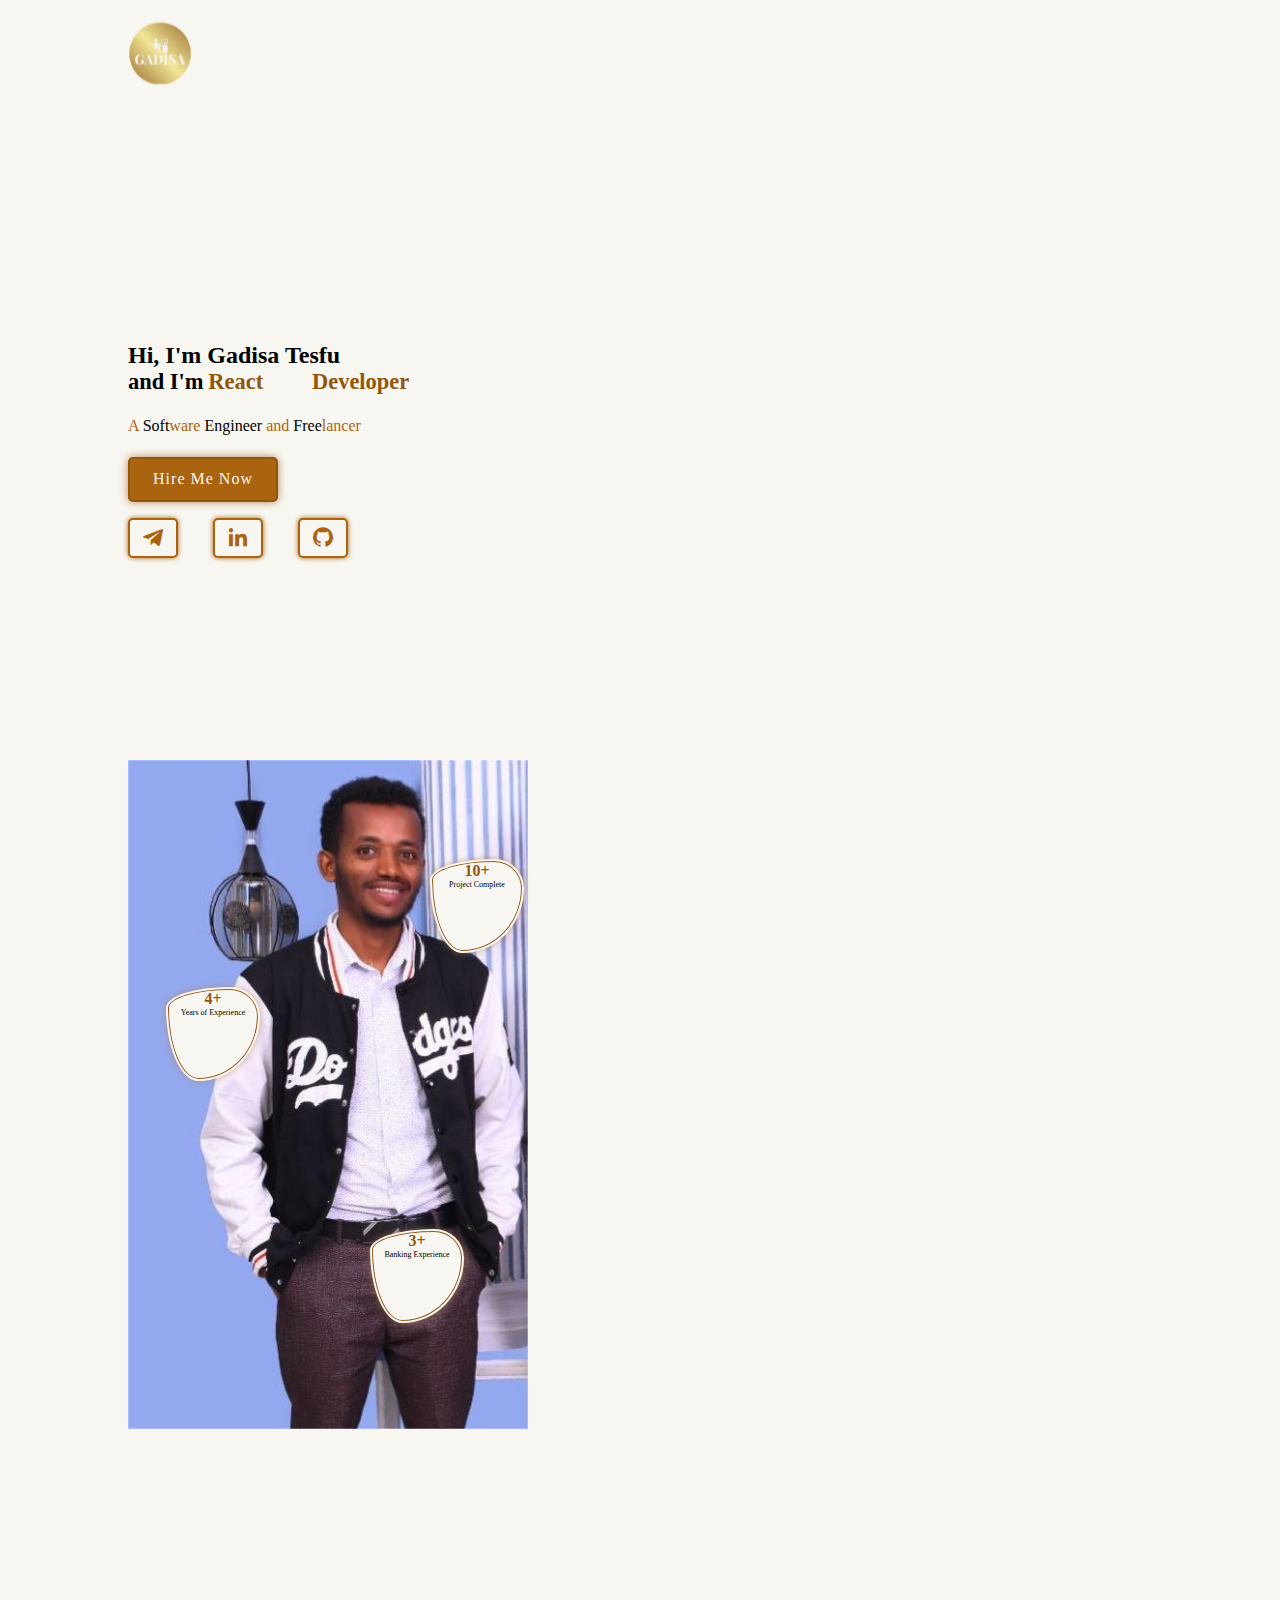
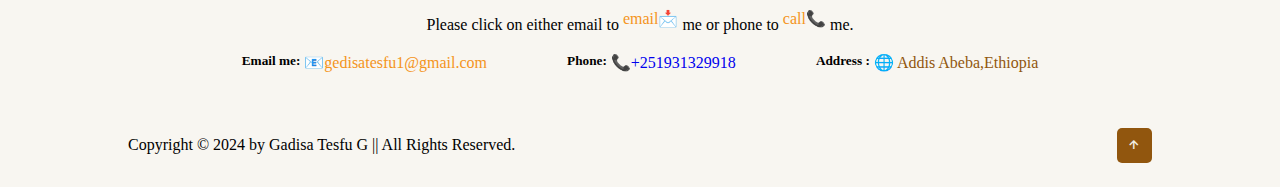
<file: index.html>
<!DOCTYPE html>
<html lang="en">
<head>
    <meta charset="UTF-8">
    <meta name="viewport" content="width=device-width, initial-scale=1.0">
    <meta name="description" content="Gadisa Tesfu's portfolio showcasing web development skills, projects, and achievements.">
    <meta name="keywords" content="Gadisa Tesfu, Gadisa, Ethiopia, ethiopian, freelancer, developer, web developer, full stack developer, React developer, Django, Laravel, projects, skills">

    <title>Gadisa Tesfu</title>
    <link rel="stylesheet" href="style.css">
    <link href='https://unpkg.com/boxicons@2.1.4/css/boxicons.min.css' rel='stylesheet'>
    <link rel="icon" href="img/gad.jpg" type="image/x-icon">
</head>
<body>
    <!-- header of the portfolio -->
     <header>
        <div class="logo"> <span><img src="img/graylogo.png" width="65px" alt="logo"></span></div>
        <ul class="navlist">
            <li><a href="#home" style="--i:1;">Home</a></li>
            <li><a href="#about" style="--i:2;">About</a></li>
            <li><a href="#services" style="--i:3;">Services</a></li>
            <li><a href="#skills" style="--i:4;">Skills</a></li>
            <li><a href="#portfolio" style="--i:5;">Portfolio</a></li>
        </ul>
        <div id="menu-icon" class=""></div>
     </header>

     <!-- home section -->

     <section id="home" class="home">
        <div class="home-content scroll-scale">
            <h1>Hi, I'm Gadisa Tesfu</h1>
            <div class="change-text">
                <h3>and I'm</h3>
                <h3>
                    <span class="word">Full&nbsp;Stack&nbsp;Developer</span>
                    <span class="word"> React&nbsp;Developer</span>
                    <span class="word"> Front&nbsp;End&nbsp;Developer</span>
                    <span class="word">Back&nbsp;End&nbsp;Developer</span>
                    <span class="word">Web&nbsp; Developer</span>
                </h3>
            </div>
            <br>
            <p><span style="color: #aa640f;">A</span> Soft<span style="color: #aa640f;">ware</span> Engineer <span style="color: #aa640f;">and</span>  Free<span style="color: #aa640f;">lancer</span> </p>
          <br>

             <div class="btn-box">
                <a href="#" class="btn"> Hire Me Now</a>
                <!-- <a href="#" class="btn"> Hire Me Now</a> -->
             </div>
             <div class="social-icons">
                <a href="https://t.me/gadisa_t" target="_blank"><i class='bx bxl-telegram' ></i></a>
                <a href="#" target="_blank"><i class='bx bxl-linkedin' ></i></a>
                <a href="https://github.com/GadisaTesfu/About-Me" target="_blank"><i class='bx bxl-github' ></i></a>
             </div>
        </div>
        <div class="home-image scroll-scale">
          
        </div>
     </section>

     <!-- about me section -->

     <section id="about" class="about">
        <div class="img-about">
            <img src="img/shortg.jpg" alt="About Me">
            <div class="info-about1">
                <span id="experience"></span><span>+</span>
                <p>Years of Experience</p>
            </div>
            <div class="info-about2">
                <span>10+</span>
                <p>Project Complete</p>
            </div>
            <div class="info-about3">
                <span id="banking"></span><span>+</span>
                <p>Banking Experience</p>
            </div>
        </div>

        <div class="about-content scroll-scale">
            <span>Let me introduce myself</span>
            <h2>About ME</h2>
            <h3></h3>
            <p> I am a dedicated and passionate web developer with a strong foundation in computer science, having graduated from Haramaya University with great distiction. With hands-on experience in various programming languages and frameworks  <a href="#skills">[ <i style="color: #aa640f;;">refer under skill</i> ]</a>, I have developed a diverse skill set that allows me to build dynamic, responsive, and user-friendly web applications. My expertise extends beyond just coding; I am proficient in customizing existing software solutions to meet specific client needs, ensuring that the final product is not only functional but also optimized for performance.Currently, I am working as a Software Engineer at Siinqee Bank S.C. under the IT Innovation and Project Management System. In this role, I am actively involved in developing and testing software solutions that enhance the bank's technological capabilities. My responsibilities include writing clean, maintainable, and efficient code, as well as customizing and deploying software to meet the specific needs of the banking sector.
                My passion for web development is fueled by my curiosity and eagerness to stay updated with the latest industry trends and technologies. <strong>Thank You For Reading!</strong> </p>
        <div class="btn-box">
            <a href="#about" class="btn"> Read More</a>
        </div>
        </div>

     </section>

     <!-- services section -->
 
     <section id="services" class="services">
        <div class="main-text scroll-scale">
            <span>What I Offer</span>
            <h2>Solutions</h2>
        </div>

        <div class="section-services scroll-scale">
            <div class="service-box">
                <i class='bx bx-desktop service-icon'></i>
                <h3>Web Develop</h3>
                <p>I provide comprehensive web development services tailored to meet the unique needs of your business.I’m committed to delivering web solutions that not only meet your immediate needs but also lay the foundation for long-term success.</p>
                <div class="btn-box service-btn">
                   <a href="#services" class="btn">Read More</a>
                </div>
            </div>
            <div class="service-box">
                <i class='bx bxs-devices service-icon' ></i>
                <h3>App Develop</h3>
                <p>I specialize in developing high-quality applications that are tailored to meet the needs of your business and users. Whether you need a mobile app for iOS or Android, or a desktop application, I provide end-to-end solutions to bring your ideas to life.</p>
                <div class="btn-box service-btn">
                   <a href="#services" class="btn">Read More</a>
                </div>
            </div>
        </div>

     </section>

     <!-- skill section -->

     <section id ="skills" class="skills">
     <div class="main-text scroll-scale">
        <span>Technical and Professional</span>
        <h2>My Skills</h2>
     </div>


     <div class="skill-main">
        <div class="skill-left scroll-scale">
            <h3>Technical/Hard Skill</h3>
              
            <div class="skill-bar">
                <div class="info">
                    <p>WordPress</p>
                    <p>90%</p>
                </div>
                <div class="bar">
                    <span class="django"></span>
                </div>
            </div> 
            <div class="skill-bar">
                <div class="info">
                    <p>HTML</p>
                    <p>95%</p>
                </div>
                <div class="bar">
                    <span class="html"></span>
                </div>
            </div>  
            <div class="skill-bar">
                <div class="info">
                    <p>Figma</p>
                    <p>82%</p>
                </div>
                <div class="bar">
                    <span class="figma"></span>
                </div>
            </div>

            <div class="skill-bar">
                <div class="info">
                    <p>React</p>
                    <p>85%</p>
                </div>
                <div class="bar">
                    <span class="react"></span>
                </div>
            </div>

            <div class="skill-bar">
                <div class="info">
                    <p>Django</p>
                    <p>90%</p>
                </div>
                <div class="bar">
                    <span class="django"></span>
                </div>
            </div>

            <div class="skill-bar">
                <div class="info">
                    <p>Laravel</p>
                    <p>80%</p>
                </div>
                <div class="bar">
                    <span class="laravel"></span>
                </div>
            </div>
            <div class="skill-bar">
                <div class="info">
                    <p>JavaScript</p>
                    <p>90%</p>
                </div>
                <div class="bar">
                    <span class="javascript"></span>
                </div>
            </div>
            <div class="skill-bar">
                <div class="info">
                    <p>Python</p>
                    <p>85%</p>
                </div>
                <div class="bar">
                    <span class="python"></span>
                </div>
            </div>
            
            <div class="skill-bar">
                <div class="info">
                    <p>PHP</p>
                    <p>85%</p>
                </div>
                <div class="bar">
                    <span class="php"></span>
                </div>
            </div>
             
            <div class="skill-bar">
                <div class="info">
                    <p>Flutter</p>
                    <p>80%</p>
                </div>
                <div class="bar">
                    <span class="flutter"></span>
                </div>
            </div>
        <div class="skill-bar">
                <div class="info">
                    <p>CSS3 and Bootsrap</p>
                    <p>90%</p>
                </div>
                <div class="bar">
                    <span class="css"></span>
                </div>
            </div>
            
            
               
        </div>
        <div class="skill-right scroll-scale">
            <h3>Professional/Soft Skill</h3>
            <div class="professional">
                <div class="box">
                    <div class="circle" data-dots="80" data-percent="100"></div>
                    <div class="text">
                        <big>100%</big>
                        <small>Team Work</small>
                    </div>
                </div>
                <div class="box">
                    <div class="circle" data-dots="80" data-percent="90"></div>

                    <div class="text">
                        <big>90%</big>
                        <small>Problem-Solving</small>
                    </div>
                </div>
                <div class="box">
                    <div class="circle" data-dots="80" data-percent="93"></div>
                    <div class="text">
                        <big>93%</big>
                        <small>Communication</small>
                    </div>
                </div>
                <div class="box">
                    <div class="circle" data-dots="80" data-percent="85"></div>
                    <div class="text">
                        <big>85%</big>
                        <small>Project Management</small>
                    </div>
                </div>
                <div class="box">
                    <div class="circle" data-dots="80" data-percent="95"></div>
                    <div class="text">
                        <big>95%</big>
                        <small>Time Management</small>
                    </div>
                </div>
                <div class="box">
                    <div class="circle" data-dots="80" data-percent="100"></div>
                    <div class="text">
                        <big>100%</big>
                        <small>Adaptability</small>
                    </div>
                </div>
                    
            </div>
        </div>
     </div>

     </section>

     <!-- portfolio section -->
      <section id="portfolio" class="portfolio">
        
        <div class="main-text scroll-scale">
            <span>Some of My Work</span>
            <h2>Latest Project</h2>
        </div>
        <div class="container">
            <div class="filter-buttons scroll-scale">
                <button class="button" data-filter="all">All</button>
                <button class="button" data-filter=".django">Django</button>
                <button class="button" data-filter=".laravel">Laravel</button>
                <button class="button" data-filter=".react">React</button>
            </div>

            <div class="portfolio-gallery scroll-scale">
                <div class="port-box mix laravel">
                    <div class="port-image">
                        <img src="img/is/login.png" alt="">
                    </div>
                    <div class="port-content">
                        <h3>Issue Tracking</h3>
                        <p>An ITS is a software application that helps organizations manage and track reported issues in their products throughout their lifecycle. It enables teams to capture, prioritize, assign, track progress, and resolve issues efficiently.</p>
                        
                    </div>
                </div>
                <div class="port-box mix laravel">
                    <div class="port-image">
                        <img src="img/is/hrm.png" alt="">
                    </div>
                    <div class="port-content">
                        <h3>Human Resource Management</h3>
                        <p>A HRMS is a software application that helps organizations manage all aspects of their workforce, from recruitment to retirement.</p>
                        
                    </div>
                </div>
                <div class="port-box mix django">
                    <div class="port-image">
                        <img src="img/is/hospital.png" alt="">
                    </div>
                    <div class="port-content">
                        <h3>Inpatient Management System</h3>
                        <p>Health Management System is which is used to manage the over all or daily activity in the hospital.The proposed system will help the end user as the patient is
                            registered , get assigned own doctor, get necessary service and the keep the patient
                            history secured</p>
                 
                    </div>
                </div>
                <div class="port-box mix django">
                    <div class="port-image">
                        <img src="img/is/gate.png" alt="">
                    </div>
                    <div class="port-content">
                        <h3>Gate Controlling System</h3>
                        <p>A Gate Controlling System is an automated or semi-automated solution designed to manage and control access through a physical gate.The EBC-GCS will help the EBC to keep the safety and security of the property of internship-students, employees and guests</p>
                       
                    </div>
                </div>
                <div class="port-box mix react">
                    <div class="port-image">
                        <img src="img/is/empl.png" alt="">
                    </div>
                    <div class="port-content">
                        <h3>Employee Management System</h3>
                        <p>An Employee Management System (EMS) is a software solution designed to streamline and manage various aspects of employee administration within an organization</p>
                    </div>
                </div>
                <div class="port-box mix react">
                    <div class="port-image">
                        <img src="img/is/kids.jpg" alt="">
                    </div>
                    <div class="port-content">
                        <h3>Kids Clothes E-Shopping</h3>
                        <p>Kids Clothes E-Shopping refers to the online retail process specifically for purchasing clothing designed for children.</p>
                      
                    </div>
                </div>
                <div class="port-box mix react">
                    <div class="port-image">
                        <img src="img/is/pharm.png" alt="">
                    </div>
                    <div class="port-content">
                        <h3>Phramacy Management System</h3>
                        <p>A Pharmacy Management System (PMS) is a software application designed to manage the day-to-day operations of a pharmacy. It helps streamline processes, improve accuracy, and enhance overall efficiency</p>
                       
                    </div>
                </div>
                <div class="port-box mix react">
                    <div class="port-image">
                        <img src="img/is/perfo.png" alt="">
                    </div>
                    <div class="port-content">
                        <h3>Performance Evaluation System</h3>
                        <p>The Performance and Scorecard System is a streamlined tool for evaluating employee performance and aligning individual goals with organizational objectives. It tracks key performance metrics, provides real-time feedback, and generates scorecards with weighted averages to give a clear overview of employee contributions</p>
                       
                    </div>
                </div>
            </div>
        </div>
        <br/>
        <br/>
        <br/>
        <div class="scroll-scale">
            <span style="font-size: larger; text-align: center; align-items: center; margin-left: 50%;">Some of My Certificate</span>
            <h2 style="margin-left: 20%;">Certificates</h2>
         </div>   
        <div class="container">
            <div class="portfolio-gallery scroll-scale">
                <div class="port-box">
                    <div class="port-image">
                        <img src="img/is/pyth.png" alt="">
                    </div>
                    <div class="port-content">
                        <h3>Python</h3>
                        <p>Programming for Everybody (Getting Started with Python).</p>
                        <a href="https://coursera.org/share/9f82f8b05ee961324b3c964c52892a79" target="_blank"> <i class="bx bx-link-external"></i></a>

                        
                    </div>
                </div>
                <div class="port-box">
                    <div class="port-image">
                        <img src="img/is/web.png" alt="">
                    </div>
                    <div class="port-content">
                        <h3>HTML,CSS and Javascript</h3>
                        <p>HTML, CSS, and Javascript for Web Developers.</p>
                        <a href="https://coursera.org/share/019f4f4a49210b6c94a9476642af9595" target="_blank" > <i class="bx bx-link-external"></i></a>
                        
                    </div>
                </div>
                <div class="port-box">
                    <div class="port-image">
                        <img src="img/is/web2.jpg" alt="">
                    </div>
                    <div class="port-content">
                        <h3>CSS and Bootstrap and Javascript and Python</h3>
                        <p>CSS and Bootstrap and JavaScript programming and Python programming all in one</p>
                        <a href="https://www.udemy.com/certificate/UC-828c71f5-18b2-4978-b9ac-89b5f3de98f6/" target="_blank" > <i class="bx bx-link-external"></i></a>

                 
                    </div>
                </div>
                <div class="port-box">
                    <div class="port-image">
                        <img src="img/is/agile.jpg" alt="">
                    </div>
                    <div class="port-content">
                        <h3>Agile and Scrum Business</h3>
                        <p>Professional Certificate of Agile and Scrum Business Analyst by MTF Institute.</p>
                        <a href="https://www.udemy.com/certificate/UC-e84d5785-6caa-4afa-adb3-8dcfb92ec100/" target="_blank" > <i class="bx bx-link-external"></i></a>

              
                    </div>
                </div>
                <div class="port-box">
                    <div class="port-image">
                        <img src="img/is/pythcore.jpg" alt="">
                    </div>
                    <div class="port-content">
                        <h3>Python Core</h3>
                        <p>Python Core from Sololearn</p>
                        <a href="https://www.sololearn.com/certificates/CT-NYUMSQS5" target="_blank" > <i class="bx bx-link-external"></i></a>
                    </div>
                </div>
                <div class="port-box">
                    <div class="port-image">
                        <img src="img/is/pybeg.jpg" alt="">
                    </div>
                    <div class="port-content">
                        <h3>Python</h3>
                        <p>Python For Beginners</p>
                        <a href="https://www.sololearn.com/certificates/CT-PJZOVF37" target="_blank" > <i class="bx bx-link-external"></i></a>

                    </div>
                </div>
                <div class="port-box">
                    <div class="port-image">
                        <img src="img/dtsc.png" alt="">
                    </div>
                    <div class="port-content">
                        <h3>DataScience</h3>
                        <p>Data Analysis Fundamentals</p>
                        <a href="https://learn.udacity.com/view-certificate/nd002-gc-251" target="_blank" > <i class="bx bx-link-external"></i></a>

                    </div>
                </div>
            </div>
        </div>
        </section>

        <!-- contact section -->

        <section id="contact" class="contact">
            <div class="container">
                <div>
                    <h2>Contact Me</h2>
                    <p style="text-align: center;">
                        Please click on either email to 
                        <span style="font-size: normal; vertical-align: super;color: #F4941C;">email📩</span> 
                        me or phone to <span style="font-size: normal; vertical-align: super; color: #F4941C;">call📞</span> me. <br><br>
                    </p>
                                    </div>
                <div class="contacts">
                    <div>
                        <h5>Email me:</h5>
                        <span>&nbsp;<a href="mailto:gedisatesfu1@gmail.com" style="color: #F4941C;">📧gedisatesfu1@gmail.com</a></span>
                    </div>
                                       
                    <div>
                        <h5>Phone:</h5>
                        <span>&nbsp;<a href="tel:+251931329918">📞+251931329918</a></span>
                    </div>
                    
                    <div>
                    <h5>Address : </h5>
                    <span>&nbsp;🌐 Addis Abeba,Ethiopia</span>
                    </div>
                 </div>
            </div>
        </section>
    <!-- Footer section -->
     <footer>
        <p>Copyright &copy; 2024 by Gadisa Tesfu G || All Rights Reserved.</p>
        <a href="#home"><i class="bx bx-up-arrow-alt"></i> </a>
     </footer>
        <script src="mixitup.min.js"></script>
        <script src="script.js"></script>
</body>
</html>
</file>
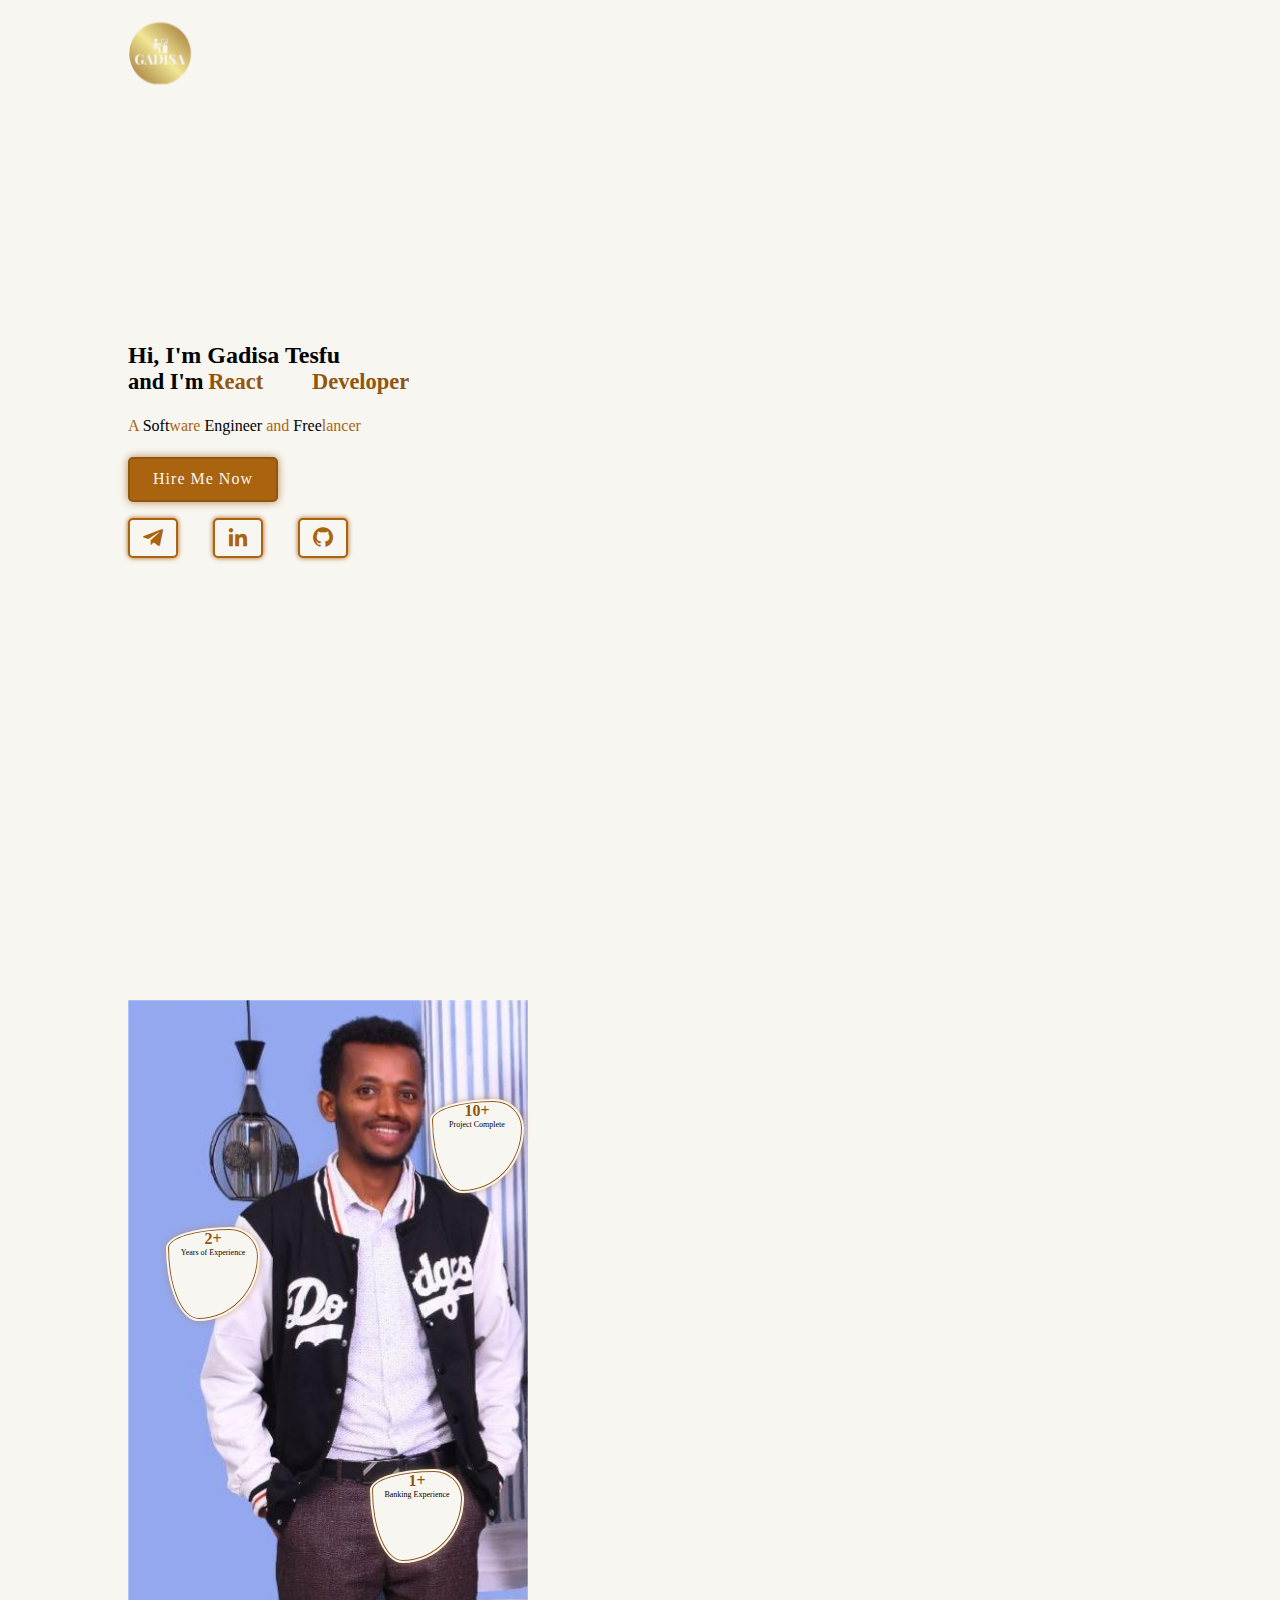
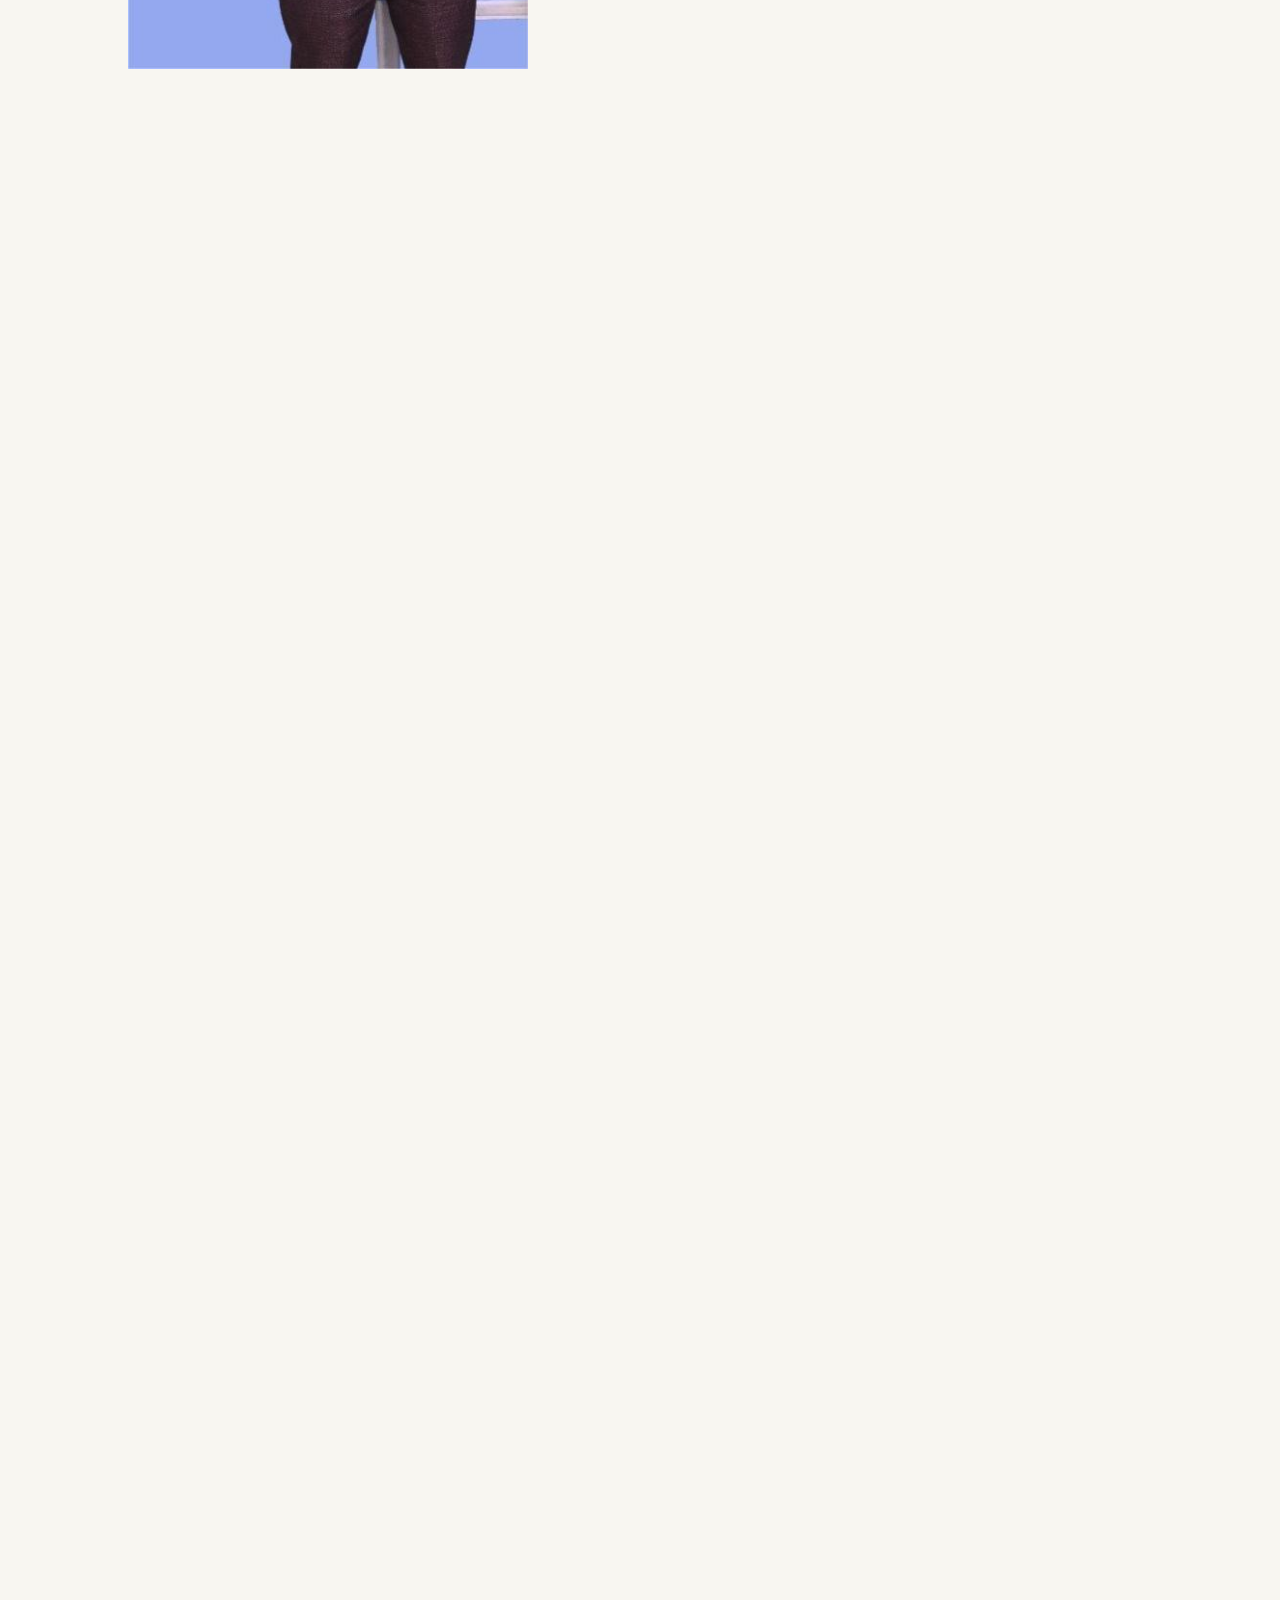
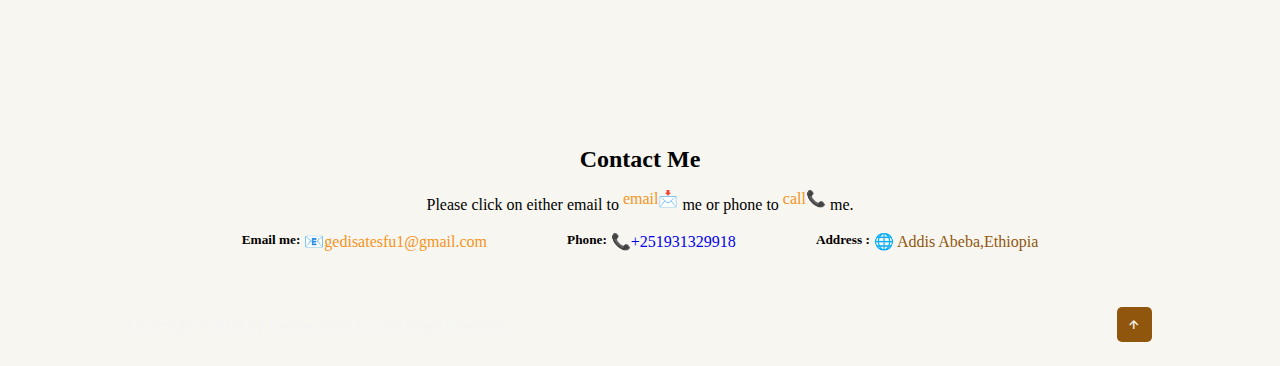
<file: color/index.html>
<!DOCTYPE html>
<html lang="en">
<head>
    <meta charset="UTF-8">
    <meta name="viewport" content="width=device-width, initial-scale=1.0">
    <title>Gadisa Tesfu</title>
    <link rel="stylesheet" href="style.css">
    <link href='https://unpkg.com/boxicons@2.1.4/css/boxicons.min.css' rel='stylesheet'>
    <link rel="icon" href="img/gad.jpg" type="image/x-icon">
</head>
<body>
    <!-- header of the portfolio -->
     <header>
        <div class="logo"> <span><img src="img/graylogo.png" width="65px" alt="logo"></span></div>
        <ul class="navlist">
            <li><a href="#home" style="--i:1;">Home</a></li>
            <li><a href="#about" style="--i:2;">About</a></li>
            <li><a href="#services" style="--i:3;">Services</a></li>
            <li><a href="#skills" style="--i:4;">Skills</a></li>
            <li><a href="#portfolio" style="--i:5;">Portfolio</a></li>
        </ul>
        <div id="menu-icon" class=""></div>
     </header>

     <!-- home section -->

     <section id="home" class="home">
        <div class="home-content scroll-scale">
            <h1>Hi, I'm Gadisa Tesfu</h1>
            <div class="change-text">
                <h3>and I'm</h3>
                <h3>
                    <span class="word">Full&nbsp;Stack&nbsp;Developer</span>
                    <span class="word"> React&nbsp;Developer</span>
                    <span class="word"> Front&nbsp;End&nbsp;Developer</span>
                    <span class="word">Back&nbsp;End&nbsp;Developer</span>
                    <span class="word">Web&nbsp; Developer</span>
                </h3>
            </div>
            <br>
            <p><span style="color: #aa640f;">A</span> Soft<span style="color: #aa640f;">ware</span> Engineer <span style="color: #aa640f;">and</span>  Free<span style="color: #aa640f;">lancer</span> </p>
          <br>

             <div class="btn-box">
                <a href="#" class="btn"> Hire Me Now</a>
                <!-- <a href="#" class="btn"> Hire Me Now</a> -->
             </div>
             <div class="social-icons">
                <a href="https://t.me/gadisa_t" target="_blank"><i class='bx bxl-telegram' ></i></a>
                <a href="#" target="_blank"><i class='bx bxl-linkedin' ></i></a>
                <a href="https://github.com/GadisaTesfu/About-Me" target="_blank"><i class='bx bxl-github' ></i></a>
             </div>
        </div>
        <div class="home-image scroll-scale">
            <!-- <div class="img-box">
                <img src="img/bgadisa.jpg" height="800px" alt="Gadisa's Photo">
            </div> -->
            <!-- liquid section -->
        </div>
     </section>

     <!-- about me section -->

     <section id="about" class="about">
        <div class="img-about">
            <img src="img/shortg.jpg" alt="About Me">
            <div class="info-about1">
                <span>2+</span>
                <p>Years of Experience</p>
            </div>
            <div class="info-about2">
                <span>10+</span>
                <p>Project Complete</p>
            </div>
            <div class="info-about3">
                <span>1+</span>
                <p>Banking Experience</p>
            </div>
        </div>

        <div class="about-content scroll-scale">
            <span>Let me introduce myself</span>
            <h2>About ME</h2>
            <h3></h3>
            <p> I am a dedicated and passionate web developer with a strong foundation in computer science, having graduated from Haramaya University with great distiction. With hands-on experience in various programming languages and frameworks  <a href="#skills">[ <i style="color: #aa640f;;">refer under skill</i> ]</a>, I have developed a diverse skill set that allows me to build dynamic, responsive, and user-friendly web applications. My expertise extends beyond just coding; I am proficient in customizing existing software solutions to meet specific client needs, ensuring that the final product is not only functional but also optimized for performance.Currently, I am working as a Software Engineer at Siinqee Bank S.C. under the IT Innovation and Project Management System. In this role, I am actively involved in developing and testing software solutions that enhance the bank's technological capabilities. My responsibilities include writing clean, maintainable, and efficient code, as well as customizing and deploying software to meet the specific needs of the banking sector.
                My passion for web development is fueled by my curiosity and eagerness to stay updated with the latest industry trends and technologies. <strong>Thank You For Reading!</strong> </p>
        <div class="btn-box">
            <a href="#about" class="btn"> Read More</a>
        </div>
        </div>

     </section>

     <!-- services section -->
 
     <section id="services" class="services">
        <div class="main-text scroll-scale">
            <span>What I Offer</span>
            <h2>Solutions</h2>
        </div>

        <div class="section-services scroll-scale">
            <div class="service-box">
                <i class='bx bx-desktop service-icon'></i>
                <h3>Web Develop</h3>
                <p>I provide comprehensive web development services tailored to meet the unique needs of your business.I’m committed to delivering web solutions that not only meet your immediate needs but also lay the foundation for long-term success.</p>
                <div class="btn-box service-btn">
                   <a href="#services" class="btn">Read More</a>
                </div>
            </div>
            <div class="service-box">
                <i class='bx bxs-devices service-icon' ></i>
                <h3>App Develop</h3>
                <p>I specialize in developing high-quality applications that are tailored to meet the needs of your business and users. Whether you need a mobile app for iOS or Android, or a desktop application, I provide end-to-end solutions to bring your ideas to life.</p>
                <div class="btn-box service-btn">
                   <a href="#services" class="btn">Read More</a>
                </div>
            </div>
        </div>

     </section>

     <!-- skill section -->

     <section id ="skills" class="skills">
     <div class="main-text scroll-scale">
        <span>Technical and Professional</span>
        <h2>My Skills</h2>
     </div>


     <div class="skill-main">
        <div class="skill-left scroll-scale">
            <h3>Technical/Hard Skill</h3>
              
            <div class="skill-bar">
                <div class="info">
                    <p>HTML</p>
                    <p>95%</p>
                </div>
                <div class="bar">
                    <span class="html"></span>
                </div>
            </div>  
            <div class="skill-bar">
                <div class="info">
                    <p>Figma</p>
                    <p>82%</p>
                </div>
                <div class="bar">
                    <span class="figma"></span>
                </div>
            </div>

            <div class="skill-bar">
                <div class="info">
                    <p>React</p>
                    <p>85%</p>
                </div>
                <div class="bar">
                    <span class="react"></span>
                </div>
            </div>

            <div class="skill-bar">
                <div class="info">
                    <p>Django</p>
                    <p>90%</p>
                </div>
                <div class="bar">
                    <span class="django"></span>
                </div>
            </div>

            <div class="skill-bar">
                <div class="info">
                    <p>Laravel</p>
                    <p>80%</p>
                </div>
                <div class="bar">
                    <span class="laravel"></span>
                </div>
            </div>
            <div class="skill-bar">
                <div class="info">
                    <p>JavaScript</p>
                    <p>90%</p>
                </div>
                <div class="bar">
                    <span class="javascript"></span>
                </div>
            </div>
            <div class="skill-bar">
                <div class="info">
                    <p>Python</p>
                    <p>85%</p>
                </div>
                <div class="bar">
                    <span class="python"></span>
                </div>
            </div>
            
            <div class="skill-bar">
                <div class="info">
                    <p>PHP</p>
                    <p>85%</p>
                </div>
                <div class="bar">
                    <span class="php"></span>
                </div>
            </div>
             
            <div class="skill-bar">
                <div class="info">
                    <p>Flutter</p>
                    <p>80%</p>
                </div>
                <div class="bar">
                    <span class="flutter"></span>
                </div>
            </div>
        <div class="skill-bar">
                <div class="info">
                    <p>CSS3 and Bootsrap</p>
                    <p>90%</p>
                </div>
                <div class="bar">
                    <span class="css"></span>
                </div>
            </div>
            
            
               
        </div>
        <div class="skill-right scroll-scale">
            <h3>Professional/Soft Skill</h3>
            <div class="professional">
                <div class="box">
                    <div class="circle" data-dots="80" data-percent="100"></div>
                    <div class="text">
                        <big>100%</big>
                        <small>Team Work</small>
                    </div>
                </div>
                <div class="box">
                    <div class="circle" data-dots="80" data-percent="90"></div>

                    <div class="text">
                        <big>90%</big>
                        <small>Problem-Solving</small>
                    </div>
                </div>
                <div class="box">
                    <div class="circle" data-dots="80" data-percent="93"></div>
                    <div class="text">
                        <big>93%</big>
                        <small>Communication</small>
                    </div>
                </div>
                <div class="box">
                    <div class="circle" data-dots="80" data-percent="85"></div>
                    <div class="text">
                        <big>85%</big>
                        <small>Project Management</small>
                    </div>
                </div>
                <div class="box">
                    <div class="circle" data-dots="80" data-percent="95"></div>
                    <div class="text">
                        <big>95%</big>
                        <small>Time Management</small>
                    </div>
                </div>
                <div class="box">
                    <div class="circle" data-dots="80" data-percent="100"></div>
                    <div class="text">
                        <big>100%</big>
                        <small>Adaptability</small>
                    </div>
                </div>
                    
            </div>
        </div>
     </div>

     </section>

     <!-- portfolio section -->
      <section id="portfolio" class="portfolio">
        
        <div class="main-text scroll-scale">
            <span>Some of My Work</span>
            <h2>Latest Project</h2>
        </div>
        <div class="container">
            <div class="filter-buttons scroll-scale">
                <button class="button" data-filter="all">All</button>
                <button class="button" data-filter=".django">Django</button>
                <button class="button" data-filter=".laravel">Laravel</button>
                <button class="button" data-filter=".react">React</button>
            </div>

            <div class="portfolio-gallery scroll-scale">
                <div class="port-box mix laravel">
                    <div class="port-image">
                        <img src="img/is/login.png" alt="">
                    </div>
                    <div class="port-content">
                        <h3>Issue Tracking</h3>
                        <p>An ITS is a software application that helps organizations manage and track reported issues in their products throughout their lifecycle. It enables teams to capture, prioritize, assign, track progress, and resolve issues efficiently.</p>
                        
                    </div>
                </div>
                <div class="port-box mix laravel">
                    <div class="port-image">
                        <img src="img/is/hrm.png" alt="">
                    </div>
                    <div class="port-content">
                        <h3>Human Resource Management</h3>
                        <p>A HRMS is a software application that helps organizations manage all aspects of their workforce, from recruitment to retirement.</p>
                        
                    </div>
                </div>
                <div class="port-box mix django">
                    <div class="port-image">
                        <img src="img/is/hospital.png" alt="">
                    </div>
                    <div class="port-content">
                        <h3>Inpatient Management System</h3>
                        <p>Health Management System is which is used to manage the over all or daily activity in the hospital.The proposed system will help the end user as the patient is
                            registered , get assigned own doctor, get necessary service and the keep the patient
                            history secured</p>
                 
                    </div>
                </div>
                <div class="port-box mix django">
                    <div class="port-image">
                        <img src="img/is/gate.png" alt="">
                    </div>
                    <div class="port-content">
                        <h3>Gate Controlling System</h3>
                        <p>A Gate Controlling System is an automated or semi-automated solution designed to manage and control access through a physical gate.The EBC-GCS will help the EBC to keep the safety and security of the property of internship-students, employees and guests</p>
                       
                    </div>
                </div>
                <div class="port-box mix react">
                    <div class="port-image">
                        <img src="img/is/empl.png" alt="">
                    </div>
                    <div class="port-content">
                        <h3>Employee Management System</h3>
                        <p>An Employee Management System (EMS) is a software solution designed to streamline and manage various aspects of employee administration within an organization</p>
                    </div>
                </div>
                <div class="port-box mix react">
                    <div class="port-image">
                        <img src="img/is/kids.jpg" alt="">
                    </div>
                    <div class="port-content">
                        <h3>Kids Clothes E-Shopping</h3>
                        <p>Kids Clothes E-Shopping refers to the online retail process specifically for purchasing clothing designed for children.</p>
                      
                    </div>
                </div>
                <div class="port-box mix react">
                    <div class="port-image">
                        <img src="img/is/pharm.png" alt="">
                    </div>
                    <div class="port-content">
                        <h3>Phramacy Management System</h3>
                        <p>A Pharmacy Management System (PMS) is a software application designed to manage the day-to-day operations of a pharmacy. It helps streamline processes, improve accuracy, and enhance overall efficiency</p>
                       
                    </div>
                </div>
            </div>
        </div>
        <br/>
        <div class="main-text scroll-scale">
            <span style="font-size: larger;">Some of My Certificate</span>
            <h2>Certificate</h2>
         </div>   
        <div class="container">
            <div class="portfolio-gallery scroll-scale">
                <div class="port-box">
                    <div class="port-image">
                        <img src="img/is/pyth.png" alt="">
                    </div>
                    <div class="port-content">
                        <h3>Python</h3>
                        <p>Programming for Everybody (Getting Started with Python).</p>
                        <a href="https://coursera.org/share/9f82f8b05ee961324b3c964c52892a79" target="_blank"> <i class="bx bx-link-external"></i></a>

                        
                    </div>
                </div>
                <div class="port-box">
                    <div class="port-image">
                        <img src="img/is/web.png" alt="">
                    </div>
                    <div class="port-content">
                        <h3>HTML,CSS and Javascript</h3>
                        <p>HTML, CSS, and Javascript for Web Developers.</p>
                        <a href="https://coursera.org/share/019f4f4a49210b6c94a9476642af9595" target="_blank" > <i class="bx bx-link-external"></i></a>
                        
                    </div>
                </div>
                <div class="port-box">
                    <div class="port-image">
                        <img src="img/is/web2.jpg" alt="">
                    </div>
                    <div class="port-content">
                        <h3>CSS and Bootstrap and Javascript and Python</h3>
                        <p>CSS and Bootstrap and JavaScript programming and Python programming all in one</p>
                        <a href="https://www.udemy.com/certificate/UC-828c71f5-18b2-4978-b9ac-89b5f3de98f6/" target="_blank" > <i class="bx bx-link-external"></i></a>

                 
                    </div>
                </div>
                <div class="port-box">
                    <div class="port-image">
                        <img src="img/is/agile.jpg" alt="">
                    </div>
                    <div class="port-content">
                        <h3>Agile and Scrum Business</h3>
                        <p>Professional Certificate of Agile and Scrum Business Analyst by MTF Institute.</p>
                        <a href="https://www.udemy.com/certificate/UC-e84d5785-6caa-4afa-adb3-8dcfb92ec100/" target="_blank" > <i class="bx bx-link-external"></i></a>

                       
                    </div>
                </div>
                <div class="port-box">
                    <div class="port-image">
                        <img src="img/is/pythcore.jpg" alt="">
                    </div>
                    <div class="port-content">
                        <h3>Python Core</h3>
                        <p>Python Core from Sololearn</p>
                        <a href="https://www.sololearn.com/certificates/CT-NYUMSQS5" target="_blank" > <i class="bx bx-link-external"></i></a>
                    </div>
                </div>
                <div class="port-box">
                    <div class="port-image">
                        <img src="img/is/pybeg.jpg" alt="">
                    </div>
                    <div class="port-content">
                        <h3>Python</h3>
                        <p>Python For Beginners</p>
                        <a href="https://www.sololearn.com/certificates/CT-PJZOVF37" target="_blank" > <i class="bx bx-link-external"></i></a>

                    </div>
                </div>
            </div>
        </div>
        </section>

        <!-- contact section -->

        <section id="contact" class="contact">
            <div class="container">
                <div>
                    <h2>Contact Me</h2>
                    <p style="text-align: center;">
                        Please click on either email to 
                        <span style="font-size: normal; vertical-align: super;color: #F4941C;">email📩</span> 
                        me or phone to <span style="font-size: normal; vertical-align: super; color: #F4941C;">call📞</span> me. <br><br>
                    </p>
                                    </div>
                <div class="contacts">
                    <div>
                        <h5>Email me:</h5>
                        <span>&nbsp;<a href="mailto:gedisatesfu1@gmail.com" style="color: #F4941C;">📧gedisatesfu1@gmail.com</a></span>
                    </div>
                                       
                    <div>
                        <h5>Phone:</h5>
                        <span>&nbsp;<a href="tel:+251931329918">📞+251931329918</a></span>
                    </div>
                    
                    <div>
                    <h5>Address : </h5>
                    <span>&nbsp;🌐 Addis Abeba,Ethiopia</span>
                    </div>
                 </div>
            </div>
        </section>
    <!-- Footer section -->
     <footer>
        <p>Copyright &copy; 2024 by Gadisa Tesfu G || All Right Reserved.</p>
        
        <a href="#home"><i class="bx bx-up-arrow-alt"></i> </a>
     </footer>
        <script src="mixitup.min.js"></script>
        <script src="script.js"></script>
</body>
</html>
</file>
<file: style.css>
*{
    padding: 0;
    margin: 0;
    box-sizing: border-box;
    list-style: none;
    scroll-behavior: smooth;
    text-decoration: none;
}
:root{
    --text-color:#000000;
    --hover-colors:#aa640f;
    --hover-color:#91560e;
    --bg-color:#F8F6F1;
    --p-color:var(--text-color);
    --secon-bg-color:#F1EEE4;
    --big-font:1.5rem;
    --norma-font:2rem;
    --neon-box-shadow:0 0 .5rem #b5874f;
    --h2-font:3rem;
    --font-neon-text-shadow: 0 0 10px rgba(255, 165, 0, 0.3),
    0 0 20px rgba(255, 165, 0, 0.3),
    0 0 30px rgba(255, 165, 0, 0.3),
    0 0 40px rgba(255, 165, 0, 0.3),
    0 0 70px rgba(255, 165, 0, 0.3),
    0 0 80px rgba(255, 165, 0, 0.3),
    0 0 100px rgba(255, 165, 0, 0.3),
    0 0 150px rgba(255, 165, 0, 0.3);

    
}

::-webkit-scrollbar{
    height: 0;
    width: .5rem;
}
::-webkit-scrollbar-track{
    background: var(--secon-bg-color);
}

::-webkit-scrollbar-thumb{
    background: var(--hover-color);
    border-radius: 5rem;
}

body{
    font-family: 'Times New Roman', Times, serif;
    background-color: var(--bg-color);
    color: var(--text-color);
}

header{
    position: fixed;
    top: 0;
    left: 0;
    z-index: 1000;
    border-bottom: 1px solid transparent;
    display: flex;
    align-items: center;
    justify-content: space-between;
    width: 100%;
    padding: 20px 10%;
}

header.sticky{
    background: var(--bg-color);
    border-bottom: 1px solid var(--secon-bg-color);
    padding: 12px 10%;
}

.logo{
    font-size: 26px;
    font-weight: 700;
    letter-spacing: 1px;
    z-index: 1100;
}

span{
    color: var(--hover-color)
}

.navlist{
    display:flex;
}

.navlist a{
    display: inline-block;
    color: var(--text-color);
    font-weight: 500;
    padding: 10px 20px;
    animation: slideAnimation 1s ease forwards;
    animation-delay: calc(.3s*var(--i));
    opacity: 0;
}

.navlist a:hover{
    color: var(--hover-color);
    text-shadow: 0 0 10px rgba(255, 165, 0, 0.3),
    0 0 20px rgba(255, 165, 0, 0.3),
    0 0 30px rgba(255, 165, 0, 0.3),
    0 0 40px rgba(255, 165, 0, 0.3),
    0 0 70px rgba(255, 165, 0, 0.3),
    0 0 80px rgba(255, 165, 0, 0.3),
    0 0 100px rgba(255, 165, 0, 0.3),
    0 0 150px rgba(255, 165, 0, 0.3);
}

.navlist a.active{
    color: var(--hover-color);
}
#menu-icon {
    font-size: 1.8rem;
    z-index: 10001;
    cursor: pointer;
    margin-left: 25px;
    background: var(--hover-color);
    border-radius: 3px;
    color: var(--secon-bg-color);
    display: none;
}


section{
    padding: 100px 10%;
}

.home{
    min-height: 100vh;
    height: 100%;
    width: 100%;
    display: grid;
    grid-template-columns: repeat(2,1fr);
    align-items: center;
    grid-gap: 4rem;
}

.home-content{
    max-width: 600px;
}

.home-content h1{
    font-size: var(--big-font);
    font-weight: 700;
}

.change-text{
    font-size: 1.2rem;
    font-weight: 600;
}

.change-text h3{
    display: inline-flex;
    margin: 0;
    vertical-align: top;
}

.change-text h3 .word{
    position: absolute;
    display: flex;
    opacity: 0;
}

.change-text h3 .word .letter{
    transform-origin: center center 25px;
}

.change-text h3 .word .letter.out{
    transform: rotateX(90deg);
    transition: 0.32s cubic-bezier(0.6,0,0.7,0.2);
}

.change-text h3 .word .letter.in{
    transform: 0.38s ease;
}

.change-text h3 .word .letter.behind{
    transform: rotateX(-90deg);
}

.home-content p{
    color:var(--p-color);
    line-height: 1.6;

}

.info-box{
    display:inline-flex;
    justify-content: space-between;
    align-items: center;
    width: 300px;
    margin: 1rem 0 2rem;
}

.info-box h5 {
    font-weight: 600;
    color: var(--text-color);
    font-size: 1rem;
}

.info-box span {
    font-size: 0.9rem;
    columns: var(--p-color);
}

.btn-box{
    display: flex;
    justify-content: space-between;
    width: 320px;
    height: 45px;
}

.btn-box a.btn{
    display: inline-flex;
    justify-content: center;
    align-items: center;
    width: 150px;
    height: 100%;
    background: var(--hover-colors);
    color: var(--bg-color);
    font-size: 1rem;
    letter-spacing: 1px;
    font-weight: 600px;
    transition: 0.6s;
    box-shadow: var(--neon-box-shadow);
    border-radius: 5px;
    position: relative; overflow: hidden;
    z-index: 1;
    border: 2px solid var(--hover-color)

}
a.btn:hover{
    color: var(--hover-colors);
}
a.btn::before{
    content: "";
    position: absolute;
    top: 0;
    left: 0;
    background:var(--bg-color);
    width: 0;
    height: 100%;
    z-index: -1;
    transition: 0.4s;
}
a.btn:hover::before{
    width: 100%;
}
a.btn:nth-child(2){
    background: var(--bg-color);
    color: var(--hover-colors);

}

a.btn:nth-child(2):hover{
    color: var(--hover-colors);

}

a.btn:nth-child(2)::before{
    background: var(--hover-colors);
}


.social-icons{
    margin-top: 1rem;
    display: flex;
    justify-content: space-between;
    width: 220px;
    height:40px;
}

.social-icons a{
    display: inline-flex;
    width: 50px;
    height: 100%;
    justify-content: center;
    align-items: center;
    background: var(--bg-color);
    color: var(--hover-colors);
    border: 2px solid var(--hover-colors);
    transition: 0.6s;
    box-shadow: 0 0 0.3rem #aa640f;;
    border-radius: 5px;
    position: relative;
    z-index: 1;
    overflow: hidden;
}

.social-icons a i{
    font-size: 1.5rem;
}

.social-icons a:hover{
    color: var(--bg-color);
}

.social-icons a::before{
    content: "";
    position: absolute;
    top: 0;
    left: 0;
    background: var(--hover-color);
    width: 0;
    height: 100%;
    z-index: -1;
    transition: 0.6s;
}

.social-icons a:hover::before{
    width: 100%;
}

.img-box{
    text-align: center;
}
.img-box img{
    width: 100%;
    max-width: 350px;
  
}

.liquid-shape{
    position: absolute;
    width: 100%;
    height: 100%;
    z-index: 1;
    top: 10%;
}

/* about section style */


.about{
    display: flex;
    justify-content: center;
    align-items: center;
    grid-gap: 2em;
    background: var(--bg-color);
    margin-top: -15rem;
}

.about .img-about{
    text-align: center;
    position: relative;

}
.about .img-about img{
    max-width: 400px;
    height: auto;
}
.about-content span{
    color: var(--p-color);
    font-size: .8rem;
    font-weight: 200;
    letter-spacing: 2px;
    text-transform: uppercase;
}
.about-content h2{
    color: var(--hover-color);
    font-weight: 700;
    font-size: var(--norma-font);
}

.about-content h3{
    font-weight: 600;
    font-size: 1.5rem;
    margin-bottom: 0.2rem;
}

.about-content p{
    color: var(--p-color);
    font-weight: 300;
    margin-bottom: 1.5rem;
    text-align: justify;
    padding: 1px;
    font-family: 'Times New Roman', Times, serif;
}

.info-about1,
.info-about2,
.info-about3{
    background: var(--bg-color);
    font-size: 0.5rem;
    position: absolute;
    width: 90px;
    height: 90px;
    border-radius: 69% 31% 66% 34% / 21% 30% 70% 79%;
    display: block;
    box-shadow: var(--neon-box-shadow);
    border: 1px solid var(--hover-color);
    outline: 2px solid var(--bg-color);
    z-index: 100;
    animation: morph 6s linear infinite;
}


.info-about1{
    left: 10%;
    top: 34%;
}

.info-about2{
    left: 76%;
    top: 15%;
}

.info-about3{
    left: 61%;
    top: 70%;
}

.img-about span{
    color: var(--hover-color);
    font-size: 1rem;
    font-weight: 600;
}











/* service section style */

.main-text{
    width: 100%;
    text-align: center; 
    margin-bottom: 2rem;
    color: var(--hover-color);
    margin-top: -11rem;
}

.main-text h2{
    font-weight: 700;
    font-size: var(--norma-font);

}

.main-text span{
    color: var(--p-color);
    font-size: 0.8rem;
    font-weight: 200;
    letter-spacing: 2px;
    text-transform: uppercase;

}

.section-services{
    display: flex;
    justify-content: center;
    align-items: center;
    flex-wrap: wrap;
    grid-gap: 2rem;
}

.section-services .service-box{
    flex: 1 1 18rem;
    padding: 2rem 1rem 2rem;
    text-align: center;
    background: var(--secon-bg-color);
    transition: transform 0.4s;
    border-radius: 10px;
   
}

.service-btn{
    width: auto;
    justify-content: center;
}

.service-box:hover{
    transform: translateY(-.7rem);
}

.service-icon{
    border:2px solid var(--hover-color);
    padding: 2rem;
    background: var(--bg-color);
    display: flex;
    align-items: center;
    font-size: 3rem;
    border-radius: 50%;
    position: relative;
    color: var(--hover-color);
    box-shadow: var(--neon-box-shadow);
    outline: 3px solid var(--bg-color);

}

.service-box h3{
    margin-top: 10px;
    font-size: 1.5rem;
}

.service-box p{
    margin: .5rem 0 1.5rem 0;
    font-weight: 300;
    letter-spacing: 1px;
    color: var(--p-color);
    line-height: 1.6;
}


/* skill section style */

.skills{
    background: var(--bg-color);
    margin-top: -10rem;

}

.skill-main{
    width: 100%;
    display: grid;
    grid-template-columns: repeat(2,1fr);
    grid-row-gap: 30px;
    grid-column-gap: 50px;
}

.skill-bar{
    margin-bottom: 2.3rem;
}


.skill-main h3{
    margin-bottom: 2rem;
    font-size: var(--norma-font);
    text-align: center;
}

.skill-left .skill-bar .info{
    display: flex;
    justify-content: space-between;
    align-items: center;
    padding: 0 10px;
}

.skill-left .skill-bar .bar{
    width: 100%;
    height: 10px;
    background-color: var(--secon-bg-color);
    border-radius: 25px;
    margin-top: 10px;
    position: relative;

}

.skill-bar .bar span{
    width: 50%;
    height: 10px;
    position: absolute;
    left: 0;
    background: var(--hover-colors);
    border-radius: 25px;
    box-shadow: var(--neon-box-shadow);
}

.skill-bar .bar .figma{
    width: 84%;
    animation: figma 2s;
}

.skill-bar .bar .react{
    width: 86%;
    animation: react 3s;
}

.skill-bar .bar .django{
    width: 80%;
    animation: django 3s;
}

.skill-bar .bar .laravel{
    width: 75%;
    animation: laravel 4s;
}
.skill-bar .bar .javascript{
    width: 90%;
    animation: javascript 5s;
}

.skill-bar .bar .python{
    width: 85%;
    animation: python 6s;
}

.skill-bar .bar .php{
    width: 85%;
    animation: php 7s;
}
.skill-bar .bar .flutter{
    width: 80%;
    animation: flutter 8s;
}

.skill-bar .bar .css{
    width: 90%;
    animation: css 9s;
}

.skill-bar .bar .html{
    width: 95%;
    animation: html 1s;
}

/* skill right styles */

.professional{
    display: grid;
    grid-template-columns: 1fr 1fr;

}

.box{
    position: relative;
    margin : 10px 0;
    flex: 1 1 15rem;

}

.box .text{
    text-align: center;
    color: var(--p-color);
    font-size: 1rem;
}
.box .text big{
    font:400;
    letter-spacing: 1px;
    position: absolute;
    top: 40%;
    left: 50%;
    transform: translate(-50%, -50%);
}
.box .text small{
    display: block;
    font-weight: 600;
}
.circle{
    width: 100%;
    height: 120px;
    display: flex;
    justify-content: center;
    align-items: center;

}

.circle .points{
    width: 2px;
    height: 10px;
    background-color: var(--bg-color);
    position: absolute;
    border-radius: 3px;
    transform: rotate(calc(var(--i)*var(--rot))) translateY(-45px);
   
}


.points.marked{
    animation: glow 0.04s linear forwards;
    animation-delay: calc(var(--i)*0.05s);
}


/* portfolio section */

.filter-buttons{
    margin-bottom: 2rem;
    text-align: center;
}

.filter-buttons .button{
    background: none;
    outline: none;
    border: none;
    cursor: poiter;
    font-size: .85rem;
    font-weight: 600;
    letter-spacing: .4px;
    margin-left: 1.3rem;
    color: var(--text-color);

}

.filter-buttons .button:hover{
    color: var(--hover-color);
}

.portfolio-gallery{
    display: grid;
    grid-template-columns: repeat(auto-fit, minmax(400px, 1fr));
    /* height: 85rem; Set a fixed height */
    gap: 2rem;
}

.port-box{
    position: relative;
    border-radius: 15px;
    overflow: hidden;
    background: var(--hover-color);
    display: flex;
    grid-template-rows:1fr auto;
    align-items: center;
    border: 2px solid var(--hover-color);
    box-shadow: var(--neon-box-shadow);

}

.port-image{
    display: flex;
    align-items: center;
    justify-content: center;
    height: 100%;
    width: 100%;
}

.port-image img{
    width: 100%;
    opacity: .5s;
    height: 100%;
    transition: .5s;
}
.port-content{
    position: absolute;
    bottom:0;
    left:-5px;
    width: 100%;
    height: 100%;
    opacity: 0;
    background: linear-gradient(rgba(0,0,0,.2),#12f7ff);
    display: flex;
    align-items: center;
    justify-content: center;
    flex-direction: column;
    text-align: center;
    transform: .5s;
    padding: 0 2rem;
}
.port-box:hover .port-content{
    opacity: 1;
}
.port-box:hover .port-image img{
    transform: scale(1.1);
}
.port-content h3{
    font-size: 1.5rem;
    font-weight: 600;
}

.port-content p{
    font-size: .8rem;
    margin: 5px 0 15px 0;
}

.port-content a{
    background: #fff;
    border-radius: 50%;
    display: inline-flex;
    justify-content: center;
    align-items: center;
    width: 50px;
    height: 50px;
    border: 1px solid var(--hover-color);
    outline: 2px solid #fff;
}
.port-content a i{
    font-size: 1.3rem;
    color: var(--secon-bg-color);
}

/* footer section */

footer{
    padding: 1.5rem 10%;
    display: flex;
    align-items: center;
    justify-content: space-between;
}

footer p{
    color: var(--text-color);
}

footer a{
    display: inline-flex;
    justify-content: center;
    color: var(--text-color);
    background: var(--hover-color);
    padding: .6rem;
    border-radius: 5px;
}

footer a i{
    font-size: 1rem;
    color: var(--secon-bg-color);
}

/* parallax  */

.scroll-scale{
    opacity: 0;
    transform: scale(.9);
    transition: all 2s;
}

.scroll-bottom{
    opacity: 0;
    transform: translateY(300px);
    transition: 3s;
}
.scroll-top{
    opacity: 0;
    transform: translateY(-300px);
    transition: 3s;
}
.show-items{
    opacity: 1;
    transform: translateX(0);
}

#contact {
    padding: 2rem;
    background: var(--bg-color);
}


h2 {
    text-align: center; /* Center-aligns the heading */
    margin-bottom: 1rem; /* Adds space below the heading */
}

.contacts {
    display: flex;
    flex-direction: row; /* Stacks contact items vertically */
    gap: 5rem; /* Adds space between each contact item */
    align-items: center;
    justify-content: center; /* Centers the contact items horizontally */
}

.contacts > div {
    display: flex;
    align-items: flex-start;
    left: 10rem;
    
}


.card{
    height: 250px;
    width: 250px;
    text-align: center; 
    padding: 100px 0px;
    color:white;
    background: black;
    border: 2px solid white;
    font-size: 32px;
    box-sizing: border-box;
    position: absolute;
}
#front{
    transform: rotateZ(125px);
}
#back{
    transform: rotateZ(-125px);
}

#left{
    right: 125px;
    transform: rotateY(-90deg);
}
#right{
    left: 125px;
    transform: rotateY(90deg);
}
#top{
    bottom: 125px;
    transform: rotateX(90deg);
}
#bottom{
    top: 125px;
    transform: rotateX(-90deg);
}




















/* keyframes section ------------ */
@keyframes morph{
    0%,
    100%{
        border-radius: 40% 60% 70% 30% / 40% 40% 60% 50%;
    }
    30%{
        border-radius: 70% 30% 50% 50% / 30% 30% 70% 70%;
    }
    60%{
        border-radius: 100% 60% 60% 100% / 100% 100% 60% 60%;
    }
    80%{
        border-radius: 69% 31% 66% 34% / 21% 30% 70% 79%;
    }
}

@keyframes figma {
    0% {
        width: 0%;
    }
    100% {
        width: 82%;
    }
}

@keyframes react {
    0% {
        width: 0%;
    }
    100% {
        width: 85%;
    }
}

@keyframes django {
    0% {
        width: 0%;
    }
    100% {
        width: 90%;
    }
}

@keyframes laravel {
    0% {
        width: 0%;
    }
    100% {
        width: 80%;
    }
}

@keyframes javascript {
    0% {
        width: 0%;
    }
    100% {
        width: 90%;
    }
}

@keyframes python {
    0% {
        width: 0%;
    }
    100% {
        width: 85%;
    }
}

@keyframes php {
    0% {
        width: 0%;
    }
    100% {
        width: 85%;
    }
}

@keyframes flutter {
    0% {
        width: 0%;
    }
    100% {
        width: 80%;
    }
}

@keyframes css {
    0% {
        width: 0%;
    }
    100% {
        width: 90%;
    }
}

@keyframes html {
    0% {
        width: 0%;
    }
    100% {
        width: 95%;
    }
}

@keyframes glow{
    0%{
        background: var(--bg-color);
        box-shadow: none;
    }
    100%{
        background: var(--hover-colors);
        box-shadow: var(--neon-box-shadow);
    }
}

@keyframes slideAnimation {
    0%{
        opacity: 0;
        transform: translateY(100px);
    }
    100%{
        opacity: 1;
        transform: translateY(0);
    }
    
}








/* Different Devices */

@media(max-width:991x){
    body{
        position: relative;
        width: 100%; /* Ensures body takes up full width of viewport */
        overflow-x: hidden; /* Prevents horizontal scrolling */
        max-width: 100vw; 
    }
    header,
    header.sticky{
        padding: 15px 5%;
    }

    footer{
        padding: 15px 5%;
    }

    section {
        padding: 50px 5%;
    }

    .navlist a{
        padding: 8px 15px;
    }
    :root{
        --big-font:2.2rem;
        --norma-font:1.8rem;
        --neon-box-shadow:0 0 .8rem #aa640f;;
        --h2-font:3rem;

    }
    .home-content{
        margin-top: 5rem;
    }
    .social-icons{
        margin-top: 2rem;
    }

}


@media(max-width:768px){
    body{
        position: relative;
        width: 100%; /* Ensures body takes up full width of viewport */
        overflow-x: hidden; /* Prevents horizontal scrolling */
        max-width: 100vw; 
    }
    #menu-icon{
        display: block;
        transition: all .4s ease;
    }

    #menu-icon.bx-x{
        transform: rotate(-180deg);
    }

    .navlist{
        display: flex;
        position: absolute;
        top: -1000;
        right: 0;
        left: 0;
        flex-direction: row;
        background: var(--bg-color);
        text-align: center;
        padding: 0 5%;
        transition: all .4s ease;
    }
    .navlist a{
        display: block;
        padding-bottom: 1rem;
        font-size: 1rem;
    }
    .portfolio-gallery{
        grid-template-columns: repeat(auto-fill, minmax(200px, 1fr));
        gap: 1rem;
    }

    .navlist.open{
        top: 100%;

    }
    .contacts{
        gap:1rem;

    }
    .contacts > div {
        flex-direction: column; /* Stacks heading and content vertically */
        align-items: flex-start; /* Aligns items to the start */
    }
    .home{
        grid-template-columns: 1fr;
    }
    .home-image{
        margin-bottom: 5rem;

    }

    .liquid-shape{
        width: 80%;
        left:10%;
        top:13%;
    }
    .about{
        flex-direction: column-reverse;
    }
    .skill-main{
        grid-template-columns: 1fr;
    }
    .filter-buttons{
        margin: 2.5rem 0;
    }

    footer p{
        font-size: .8rem;
    }
 
}


@media(max-width:420px){
    body{
        position: relative;
        width: 100%; /* Ensures body takes up full width of viewport */
        overflow-x: hidden; /* Prevents horizontal scrolling */
        max-width: 100vw; 
    }
    .portfolio-gallery{
        grid-template-columns: repeat(auto-fill, minmax(150px, 1fr));
        gap: 1rem;
    }
    html{
        font-size: 80%;
    }
    .navlist{
      /* padding: 0; */
      width: 90%;
      margin-bottom: 1px;
      justify-content: flex-start; /* Align links after the logo */
      flex-grow: 1;
      margin-left: 3.5rem; 
    }
    .port-content{
        margin-right: 3rem;
    }
    
    .contacts span{
        gap:0.1rem;
        font-size: .8rem;

    }
    .contacts > div {
        flex-direction: column; /* Stacks heading and content vertically */
        align-items: flex-start; /* Aligns items to the start */
    }
    .navlist a{
        display: block;
        padding-bottom: .5rem;
        padding:0.5rem;
        font-size: 1.1rem;
    }
    section{
        width: 100%;
        margin: 0 1rem 0 0;
    }
    footer p{
        font-size: .7rem;
    }
    .filter-buttons .button{
        font-size: .8rem;
    }
    .img-about img{
        width: 300px;
    }
    .info-about1,.info-about2,.info-about3{
        /* display: none; */
        width: 50px;
        height: 50px;
    }
    .img-about{
        font-size: 1rem;
    }
    .logo{
        margin-left: -30px !important;
        width: 35px !important;
    }
}
</file>
<file: color/style.css>
*{
    padding: 0;
    margin: 0;
    box-sizing: border-box;
    list-style: none;
    scroll-behavior: smooth;
    text-decoration: none;
}
:root{
    --text-color:#000000;
    --hover-colors:#aa640f;
    --hover-color:#91560e;
    --bg-color:#F8F6F1;
    --p-color:var(--text-color);
    --secon-bg-color:#F1EEE4;
    --big-font:1.5rem;
    --norma-font:2rem;
    --neon-box-shadow:0 0 .5rem #b5874f;
    --h2-font:3rem;
    --font-neon-text-shadow: 0 0 10px rgba(255, 165, 0, 0.3),
    0 0 20px rgba(255, 165, 0, 0.3),
    0 0 30px rgba(255, 165, 0, 0.3),
    0 0 40px rgba(255, 165, 0, 0.3),
    0 0 70px rgba(255, 165, 0, 0.3),
    0 0 80px rgba(255, 165, 0, 0.3),
    0 0 100px rgba(255, 165, 0, 0.3),
    0 0 150px rgba(255, 165, 0, 0.3);

    
}

::-webkit-scrollbar{
    height: 0;
    width: .5rem;
}
::-webkit-scrollbar-track{
    background: var(--secon-bg-color);
}

::-webkit-scrollbar-thumb{
    background: var(--hover-color);
    border-radius: 5rem;
}

body{
    font-family: 'Times New Roman', Times, serif;
    background-color: var(--bg-color);
    color: var(--text-color);
}

header{
    position: fixed;
    top: 0;
    left: 0;
    z-index: 1000;
    border-bottom: 1px solid transparent;
    display: flex;
    align-items: center;
    justify-content: space-between;
    width: 100%;
    padding: 20px 10%;
}

header.sticky{
    background: var(--bg-color);
    border-bottom: 1px solid var(--secon-bg-color);
    padding: 12px 10%;
}

.logo{
    font-size: 26px;
    font-weight: 700;
    letter-spacing: 1px;
    z-index: 1100;
}

span{
    color: var(--hover-color)
}

.navlist{
    display:flex;
}

.navlist a{
    display: inline-block;
    color: var(--text-color);
    font-weight: 500;
    padding: 10px 20px;
    animation: slideAnimation 1s ease forwards;
    animation-delay: calc(.3s*var(--i));
    opacity: 0;
}

.navlist a:hover{
    color: var(--hover-color);
    text-shadow: 0 0 10px rgba(255, 165, 0, 0.3),
    0 0 20px rgba(255, 165, 0, 0.3),
    0 0 30px rgba(255, 165, 0, 0.3),
    0 0 40px rgba(255, 165, 0, 0.3),
    0 0 70px rgba(255, 165, 0, 0.3),
    0 0 80px rgba(255, 165, 0, 0.3),
    0 0 100px rgba(255, 165, 0, 0.3),
    0 0 150px rgba(255, 165, 0, 0.3);
}

.navlist a.active{
    color: var(--hover-color);
}
#menu-icon {
    font-size: 1.8rem;
    z-index: 10001;
    cursor: pointer;
    margin-left: 25px;
    background: var(--hover-color);
    border-radius: 3px;
    color: var(--secon-bg-color);
    display: none;
}


section{
    padding: 100px 10%;
}

.home{
    min-height: 100vh;
    height: 100%;
    width: 100%;
    display: grid;
    grid-template-columns: repeat(2,1fr);
    align-items: center;
    grid-gap: 4rem;
}

.home-content{
    max-width: 600px;
}

.home-content h1{
    font-size: var(--big-font);
    font-weight: 700;
}

.change-text{
    font-size: 1.2rem;
    font-weight: 600;
}

.change-text h3{
    display: inline-flex;
    margin: 0;
    vertical-align: top;
}

.change-text h3 .word{
    position: absolute;
    display: flex;
    opacity: 0;
}

.change-text h3 .word .letter{
    transform-origin: center center 25px;
}

.change-text h3 .word .letter.out{
    transform: rotateX(90deg);
    transition: 0.32s cubic-bezier(0.6,0,0.7,0.2);
}

.change-text h3 .word .letter.in{
    transform: 0.38s ease;
}

.change-text h3 .word .letter.behind{
    transform: rotateX(-90deg);
}

.home-content p{
    color:var(--p-color);
    line-height: 1.6;

}

.info-box{
    display:inline-flex;
    justify-content: space-between;
    align-items: center;
    width: 300px;
    margin: 1rem 0 2rem;
}

.info-box h5 {
    font-weight: 600;
    color: var(--text-color);
    font-size: 1rem;
}

.info-box span {
    font-size: 0.9rem;
    columns: var(--p-color);
}

.btn-box{
    display: flex;
    justify-content: space-between;
    width: 320px;
    height: 45px;
}

.btn-box a.btn{
    display: inline-flex;
    justify-content: center;
    align-items: center;
    width: 150px;
    height: 100%;
    background: var(--hover-colors);
    color: var(--bg-color);
    font-size: 1rem;
    letter-spacing: 1px;
    font-weight: 600px;
    transition: 0.6s;
    box-shadow: var(--neon-box-shadow);
    border-radius: 5px;
    position: relative; overflow: hidden;
    z-index: 1;
    border: 2px solid var(--hover-color)

}
a.btn:hover{
    color: var(--hover-colors);
}
a.btn::before{
    content: "";
    position: absolute;
    top: 0;
    left: 0;
    background:var(--bg-color);
    width: 0;
    height: 100%;
    z-index: -1;
    transition: 0.4s;
}
a.btn:hover::before{
    width: 100%;
}
a.btn:nth-child(2){
    background: var(--bg-color);
    color: var(--hover-colors);

}

a.btn:nth-child(2):hover{
    color: var(--hover-colors);

}

a.btn:nth-child(2)::before{
    background: var(--hover-colors);
}


.social-icons{
    margin-top: 1rem;
    display: flex;
    justify-content: space-between;
    width: 220px;
    height:40px;
}

.social-icons a{
    display: inline-flex;
    width: 50px;
    height: 100%;
    justify-content: center;
    align-items: center;
    background: var(--bg-color);
    color: var(--hover-colors);
    border: 2px solid var(--hover-colors);
    transition: 0.6s;
    box-shadow: 0 0 0.3rem #aa640f;;
    border-radius: 5px;
    position: relative;
    z-index: 1;
    overflow: hidden;
}

.social-icons a i{
    font-size: 1.5rem;
}

.social-icons a:hover{
    color: var(--bg-color);
}

.social-icons a::before{
    content: "";
    position: absolute;
    top: 0;
    left: 0;
    background: var(--hover-color);
    width: 0;
    height: 100%;
    z-index: -1;
    transition: 0.6s;
}

.social-icons a:hover::before{
    width: 100%;
}

.img-box{
    text-align: center;
}
.img-box img{
    width: 100%;
    max-width: 350px;
  
}

.liquid-shape{
    position: absolute;
    width: 100%;
    height: 100%;
    z-index: 1;
    top: 10%;
}

/* about section style */


.about{
    display: flex;
    justify-content: center;
    align-items: center;
    grid-gap: 2em;
    background: var(--bg-color);
}

.about .img-about{
    text-align: center;
    position: relative;

}
.about .img-about img{
    max-width: 400px;
    height: auto;
}
.about-content span{
    color: var(--p-color);
    font-size: .8rem;
    font-weight: 200;
    letter-spacing: 2px;
    text-transform: uppercase;
}
.about-content h2{
    color: var(--hover-color);
    font-weight: 700;
    font-size: var(--norma-font);
}

.about-content h3{
    font-weight: 600;
    font-size: 1.5rem;
    margin-bottom: 0.2rem;
}

.about-content p{
    color: var(--p-color);
    font-weight: 300;
    margin-bottom: 1.5rem;
    text-align: justify;
    padding: 1px;
    font-family: 'Times New Roman', Times, serif;
}

.info-about1,
.info-about2,
.info-about3{
    background: var(--bg-color);
    font-size: 0.5rem;
    position: absolute;
    width: 90px;
    height: 90px;
    border-radius: 69% 31% 66% 34% / 21% 30% 70% 79%;
    display: block;
    box-shadow: var(--neon-box-shadow);
    border: 1px solid var(--hover-color);
    outline: 2px solid var(--bg-color);
    z-index: 100;
    animation: morph 6s linear infinite;
}


.info-about1{
    left: 10%;
    top: 34%;
}

.info-about2{
    left: 76%;
    top: 15%;
}

.info-about3{
    left: 61%;
    top: 70%;
}

.img-about span{
    color: var(--hover-color);
    font-size: 1rem;
    font-weight: 600;
}











/* service section style */

.main-text{
    width: 100%;
    text-align: center; 
    margin-bottom: 2rem;
    color: var(--hover-color);
}

.main-text h2{
    font-weight: 700;
    font-size: var(--norma-font);

}

.main-text span{
    color: var(--p-color);
    font-size: 0.8rem;
    font-weight: 200;
    letter-spacing: 2px;
    text-transform: uppercase;

}

.section-services{
    display: flex;
    justify-content: center;
    align-items: center;
    flex-wrap: wrap;
    grid-gap: 2rem;
}

.section-services .service-box{
    flex: 1 1 18rem;
    padding: 2rem 1rem 2rem;
    text-align: center;
    background: var(--secon-bg-color);
    transition: transform 0.4s;
    border-radius: 10px;
   
}

.service-btn{
    width: auto;
    justify-content: center;
}

.service-box:hover{
    transform: translateY(-.7rem);
}

.service-icon{
    border:2px solid var(--hover-color);
    padding: 2rem;
    background: var(--bg-color);
    display: flex;
    align-items: center;
    font-size: 3rem;
    border-radius: 50%;
    position: relative;
    color: var(--hover-color);
    box-shadow: var(--neon-box-shadow);
    outline: 3px solid var(--bg-color);

}

.service-box h3{
    margin-top: 10px;
    font-size: 1.5rem;
}

.service-box p{
    margin: .5rem 0 1.5rem 0;
    font-weight: 300;
    letter-spacing: 1px;
    color: var(--p-color);
    line-height: 1.6;
}


/* skill section style */

.skills{
    background: var(--bg-color);

}

.skill-main{
    width: 100%;
    display: grid;
    grid-template-columns: repeat(2,1fr);
    grid-row-gap: 30px;
    grid-column-gap: 50px;
}

.skill-bar{
    margin-bottom: 2.3rem;
}


.skill-main h3{
    margin-bottom: 2rem;
    font-size: var(--norma-font);
    text-align: center;
}

.skill-left .skill-bar .info{
    display: flex;
    justify-content: space-between;
    align-items: center;
    padding: 0 10px;
}

.skill-left .skill-bar .bar{
    width: 100%;
    height: 10px;
    background-color: var(--secon-bg-color);
    border-radius: 25px;
    margin-top: 10px;
    position: relative;

}

.skill-bar .bar span{
    width: 50%;
    height: 10px;
    position: absolute;
    left: 0;
    background: var(--hover-colors);
    border-radius: 25px;
    box-shadow: var(--neon-box-shadow);
}

.skill-bar .bar .figma{
    width: 84%;
    animation: figma 2s;
}

.skill-bar .bar .react{
    width: 86%;
    animation: react 3s;
}

.skill-bar .bar .django{
    width: 80%;
    animation: django 3s;
}

.skill-bar .bar .laravel{
    width: 75%;
    animation: laravel 4s;
}
.skill-bar .bar .javascript{
    width: 90%;
    animation: javascript 5s;
}

.skill-bar .bar .python{
    width: 85%;
    animation: python 6s;
}

.skill-bar .bar .php{
    width: 85%;
    animation: php 7s;
}
.skill-bar .bar .flutter{
    width: 80%;
    animation: flutter 8s;
}

.skill-bar .bar .css{
    width: 90%;
    animation: css 9s;
}

.skill-bar .bar .html{
    width: 95%;
    animation: html 1s;
}

/* skill right styles */

.professional{
    display: grid;
    grid-template-columns: 1fr 1fr;

}

.box{
    position: relative;
    margin : 10px 0;
    flex: 1 1 15rem;

}

.box .text{
    text-align: center;
    color: var(--p-color);
    font-size: 1rem;
}
.box .text big{
    font:400;
    letter-spacing: 1px;
    position: absolute;
    top: 40%;
    left: 50%;
    transform: translate(-50%, -50%);
}
.box .text small{
    display: block;
    font-weight: 600;
}
.circle{
    width: 100%;
    height: 120px;
    display: flex;
    justify-content: center;
    align-items: center;

}

.circle .points{
    width: 2px;
    height: 10px;
    background-color: var(--bg-color);
    position: absolute;
    border-radius: 3px;
    transform: rotate(calc(var(--i)*var(--rot))) translateY(-45px);
   
}


.points.marked{
    animation: glow 0.04s linear forwards;
    animation-delay: calc(var(--i)*0.05s);
}


/* portfolio section */

.filter-buttons{
    margin-bottom: 2rem;
    text-align: center;
}

.filter-buttons .button{
    background: none;
    outline: none;
    border: none;
    cursor: poiter;
    font-size: .85rem;
    font-weight: 600;
    letter-spacing: .4px;
    margin-left: 1.3rem;
    color: var(--text-color);

}

.filter-buttons .button:hover{
    color: var(--hover-color);
}

.portfolio-gallery{
    display: grid;
    grid-template-columns: repeat(auto-fit, minmax(400px, 1fr));
    /* height: 85rem; Set a fixed height */
    gap: 2rem;
}

.port-box{
    position: relative;
    border-radius: 15px;
    overflow: hidden;
    background: #292e33;
    display: flex;
    grid-template-rows:1fr auto;
    align-items: center;
    border: 2px solid var(--hover-color);
    box-shadow: var(--neon-box-shadow);

}

.port-image{
    display: flex;
    align-items: center;
    justify-content: center;
    height: 100%;
    width: 100%;
}

.port-image img{
    width: 100%;
    opacity: .5s;
    height: 100%;
    transition: .5s;
}
.port-content{
    position: absolute;
    bottom:0;
    left:-5px;
    width: 100%;
    height: 100%;
    opacity: 0;
    background: linear-gradient(rgba(0,0,0,.2),#12f7ff);
    display: flex;
    align-items: center;
    justify-content: center;
    flex-direction: column;
    text-align: center;
    transform: .5s;
    padding: 0 2rem;
}
.port-box:hover .port-content{
    opacity: 1;
}
.port-box:hover .port-image img{
    transform: scale(1.1);
}
.port-content h3{
    font-size: 1.5rem;
    font-weight: 600;
}

.port-content p{
    font-size: .8rem;
    margin: 5px 0 15px 0;
}

.port-content a{
    background: #fff;
    border-radius: 50%;
    display: inline-flex;
    justify-content: center;
    align-items: center;
    width: 50px;
    height: 50px;
    border: 1px solid var(--hover-color);
    outline: 2px solid #fff;
}
.port-content a i{
    font-size: 1.3rem;
    color: var(--secon-bg-color);
}

/* footer section */

footer{
    padding: 1.5rem 10%;
    display: flex;
    align-items: center;
    justify-content: space-between;
}

footer p{
    color: whitesmoke;
}

footer a{
    display: inline-flex;
    justify-content: center;
    color: var(--text-color);
    background: var(--hover-color);
    padding: .6rem;
    border-radius: 5px;
}

footer a i{
    font-size: 1rem;
    color: var(--secon-bg-color);
}

/* parallax  */

.scroll-scale{
    opacity: 0;
    transform: scale(.9);
    transition: all 2s;
}

.scroll-bottom{
    opacity: 0;
    transform: translateY(300px);
    transition: 3s;
}
.scroll-top{
    opacity: 0;
    transform: translateY(-300px);
    transition: 3s;
}
.show-items{
    opacity: 1;
    transform: translateX(0);
}

#contact {
    padding: 2rem;
    background: var(--bg-color);
}


h2 {
    text-align: center; /* Center-aligns the heading */
    margin-bottom: 1rem; /* Adds space below the heading */
}

.contacts {
    display: flex;
    flex-direction: row; /* Stacks contact items vertically */
    gap: 5rem; /* Adds space between each contact item */
    align-items: center;
    justify-content: center; /* Centers the contact items horizontally */
}

.contacts > div {
    display: flex;
    align-items: flex-start;
    left: 10rem;
    
}





















/* keyframes section ------------ */
@keyframes morph{
    0%,
    100%{
        border-radius: 40% 60% 70% 30% / 40% 40% 60% 50%;
    }
    30%{
        border-radius: 70% 30% 50% 50% / 30% 30% 70% 70%;
    }
    60%{
        border-radius: 100% 60% 60% 100% / 100% 100% 60% 60%;
    }
    80%{
        border-radius: 69% 31% 66% 34% / 21% 30% 70% 79%;
    }
}

@keyframes figma {
    0% {
        width: 0%;
    }
    100% {
        width: 82%;
    }
}

@keyframes react {
    0% {
        width: 0%;
    }
    100% {
        width: 85%;
    }
}

@keyframes django {
    0% {
        width: 0%;
    }
    100% {
        width: 90%;
    }
}

@keyframes laravel {
    0% {
        width: 0%;
    }
    100% {
        width: 80%;
    }
}

@keyframes javascript {
    0% {
        width: 0%;
    }
    100% {
        width: 90%;
    }
}

@keyframes python {
    0% {
        width: 0%;
    }
    100% {
        width: 85%;
    }
}

@keyframes php {
    0% {
        width: 0%;
    }
    100% {
        width: 85%;
    }
}

@keyframes flutter {
    0% {
        width: 0%;
    }
    100% {
        width: 80%;
    }
}

@keyframes css {
    0% {
        width: 0%;
    }
    100% {
        width: 90%;
    }
}

@keyframes html {
    0% {
        width: 0%;
    }
    100% {
        width: 95%;
    }
}

@keyframes glow{
    0%{
        background: var(--bg-color);
        box-shadow: none;
    }
    100%{
        background: var(--hover-colors);
        box-shadow: var(--neon-box-shadow);
    }
}

@keyframes slideAnimation {
    0%{
        opacity: 0;
        transform: translateY(100px);
    }
    100%{
        opacity: 1;
        transform: translateY(0);
    }
    
}








/* Different Devices */

@media(max-width:991x){
    body{
        position: relative;
        width: 100%; /* Ensures body takes up full width of viewport */
        overflow-x: hidden; /* Prevents horizontal scrolling */
        max-width: 100vw; 
    }
    header,
    header.sticky{
        padding: 15px 5%;
    }

    footer{
        padding: 15px 5%;
    }

    section {
        padding: 50px 5%;
    }

    .navlist a{
        padding: 8px 15px;
    }
    :root{
        --big-font:2.2rem;
        --norma-font:1.8rem;
        --neon-box-shadow:0 0 .8rem #aa640f;;
        --h2-font:3rem;

    }
    .home-content{
        margin-top: 5rem;
    }
    .social-icons{
        margin-top: 2rem;
    }

}


@media(max-width:768px){
    body{
        position: relative;
        width: 100%; /* Ensures body takes up full width of viewport */
        overflow-x: hidden; /* Prevents horizontal scrolling */
        max-width: 100vw; 
    }
    #menu-icon{
        display: block;
        transition: all .4s ease;
    }

    #menu-icon.bx-x{
        transform: rotate(-180deg);
    }

    .navlist{
        display: flex;
        position: absolute;
        top: -1000;
        right: 0;
        left: 0;
        flex-direction: row;
        background: var(--bg-color);
        text-align: center;
        padding: 0 5%;
        transition: all .4s ease;
    }
    .navlist a{
        display: block;
        padding-bottom: 1rem;
        font-size: 1rem;
    }
    .portfolio-gallery{
        grid-template-columns: repeat(auto-fill, minmax(200px, 1fr));
        gap: 1rem;
    }

    .navlist.open{
        top: 100%;

    }
    .contacts{
        gap:1rem;

    }
    .contacts > div {
        flex-direction: column; /* Stacks heading and content vertically */
        align-items: flex-start; /* Aligns items to the start */
    }
    .home{
        grid-template-columns: 1fr;
    }
    .home-image{
        margin-bottom: 5rem;

    }

    .liquid-shape{
        width: 80%;
        left:10%;
        top:13%;
    }
    .about{
        flex-direction: column-reverse;
    }
    .skill-main{
        grid-template-columns: 1fr;
    }
    .filter-buttons{
        margin: 2.5rem 0;
    }

    footer p{
        font-size: .8rem;
    }
 
}


@media(max-width:420px){
    body{
        position: relative;
        width: 100%; /* Ensures body takes up full width of viewport */
        overflow-x: hidden; /* Prevents horizontal scrolling */
        max-width: 100vw; 
    }
    .portfolio-gallery{
        grid-template-columns: repeat(auto-fill, minmax(150px, 1fr));
        gap: 1rem;
    }
    html{
        font-size: 80%;
    }
    .navlist{
      /* padding: 0; */
      width: 90%;
      margin-bottom: 1px;
      justify-content: flex-start; /* Align links after the logo */
      flex-grow: 1;
      margin-left: 3.5rem; 
    }
    .port-content{
        margin-right: 3rem;
    }
    
    .contacts span{
        gap:0.1rem;
        font-size: .8rem;

    }
    .contacts > div {
        flex-direction: column; /* Stacks heading and content vertically */
        align-items: flex-start; /* Aligns items to the start */
    }
    .navlist a{
        display: block;
        padding-bottom: .5rem;
        padding:0.5rem;
        font-size: 1.1rem;
    }
    section{
        width: 100%;
        margin: 0 1rem 0 0;
    }
    footer p{
        font-size: .7rem;
    }
    .filter-buttons .button{
        font-size: .8rem;
    }
    .img-about img{
        width: 300px;
    }
    .info-about1,.info-about2,.info-about3{
        /* display: none; */
        width: 50px;
        height: 50px;
    }
    .img-about{
        font-size: 1rem;
    }
    .logo{
        margin-left: -30px !important;
        width: 35px !important;
    }
}
</file>
